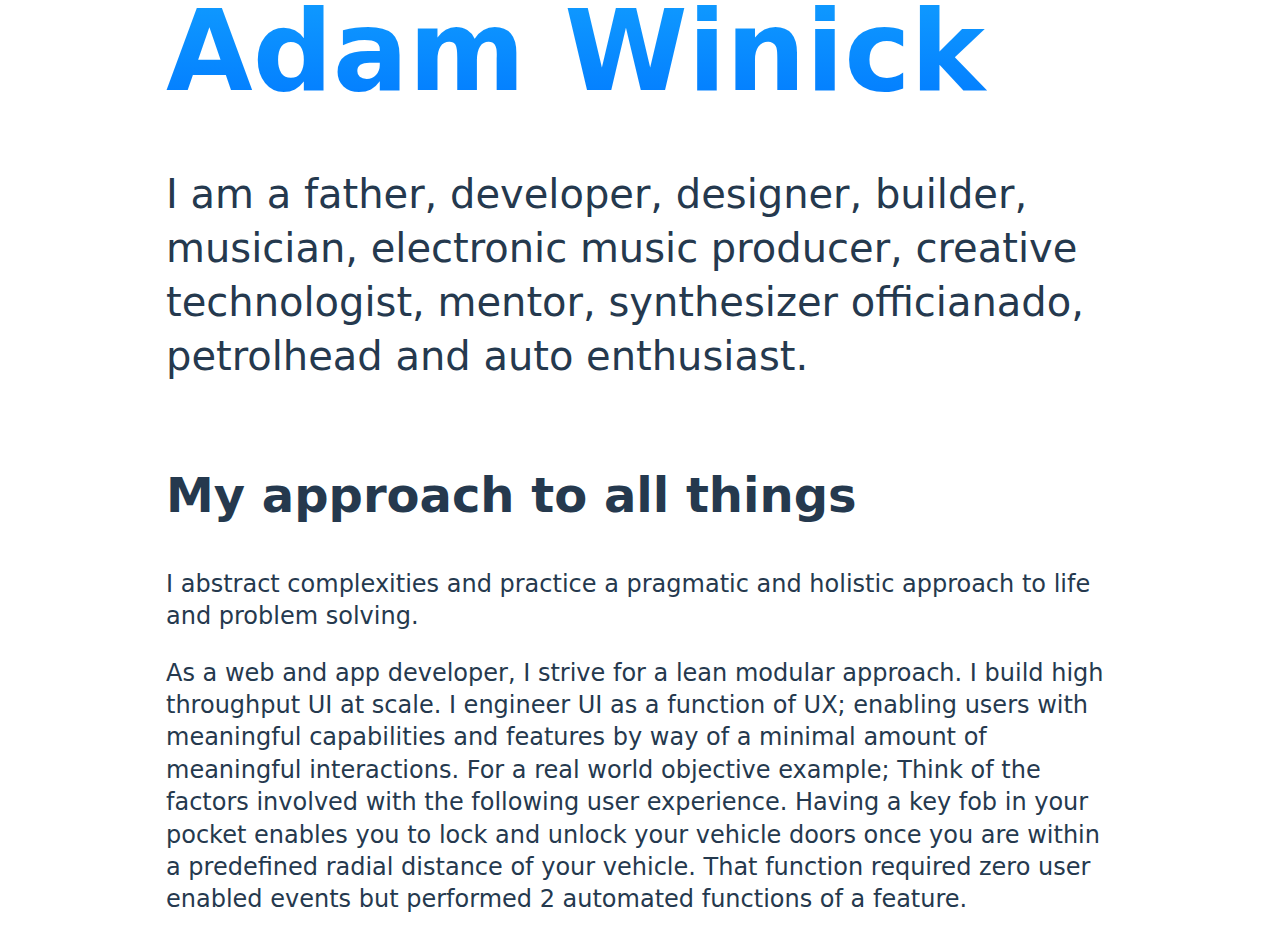
<file: index.html>
<!DOCTYPE html>
<html lang="en">
  <head>
    <meta charset="UTF-8" />
    <meta http-equiv="X-UA-Compatible" content="IE=edge" />
    <meta name="viewport" content="width=device-width, initial-scale=1.0" />
    <title>Adam Winick - Senior Developer, Electronic Music Producer</title>
    <link href="css/style.css" rel="stylesheet" />
  </head>

  <body>
    <div class="container">
      <header>
        <h1>Adam Winick</h1>
        <p class="intro">
          I am a father, developer, designer, builder, musician, electronic
          music producer, creative technologist, mentor, synthesizer
          officianado, petrolhead and auto enthusiast.
        </p>
      </header>
      <main>
        <h2>My approach to all things</h2>
        <p>
          I abstract complexities and practice a pragmatic and holistic approach
          to life and problem solving.
        </p>
        <p>
          As a web and app developer, I strive for a lean modular approach. I
          build high throughput UI at scale. I engineer UI as a function of UX;
          enabling users with meaningful capabilities and features by way of a
          minimal amount of meaningful interactions. For a real world objective
          example; Think of the factors involved with the following user
          experience. Having a key fob in your pocket enables you to lock and
          unlock your vehicle doors once you are within a predefined radial
          distance of your vehicle. That function required zero user enabled
          events but performed 2 automated functions of a feature.
        </p>
      </main>
    </div>
  </body>
</html>
</file>
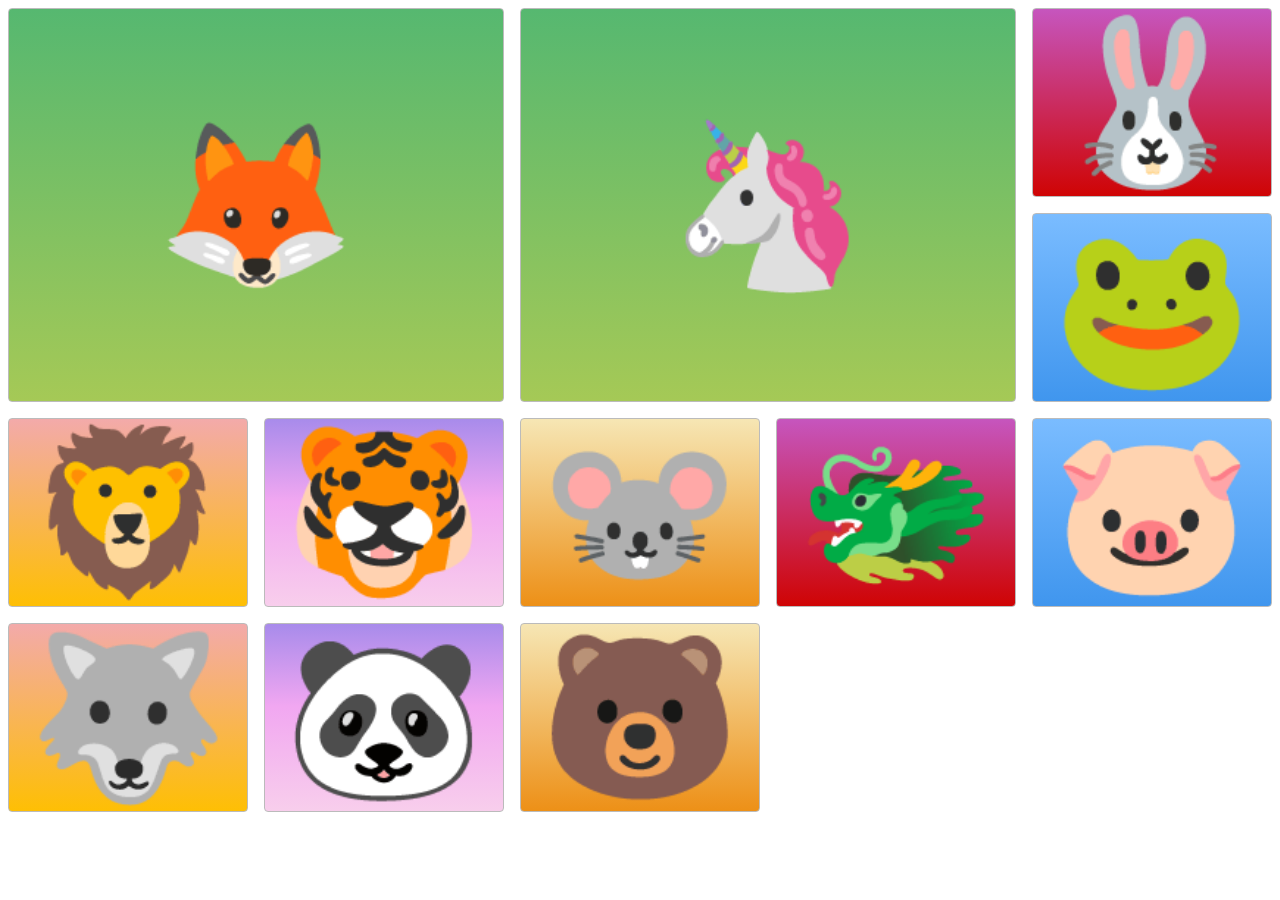
<file: backup/grid/index.html>
<!DOCTYPE html>
<html lang="en">
  <head>
    <title>Grid</title>
    <meta charset="UTF-8" />
    <meta name="viewport" content="width=device-width, initial-scale=1" />
    <link rel="stylesheet" type="text/css" href="./style.css" />
  </head>
  <body>
    <div class="container">
      <div class="zone green">🦊</div>
      <div class="zone red">🐰</div>
      <div class="zone blue">🐸</div>
      <div class="zone yellow">🦁</div>
      <div class="zone purple">🐯</div>
      <div class="zone brown">🐭</div>
      <div class="zone green">🦄</div>
      <div class="zone red">🐲</div>
      <div class="zone blue">🐷</div>
      <div class="zone yellow">🐺</div>
      <div class="zone purple">🐼</div>
      <div class="zone brown">🐻</div>
    </div>
  </body>
</html>
</file>
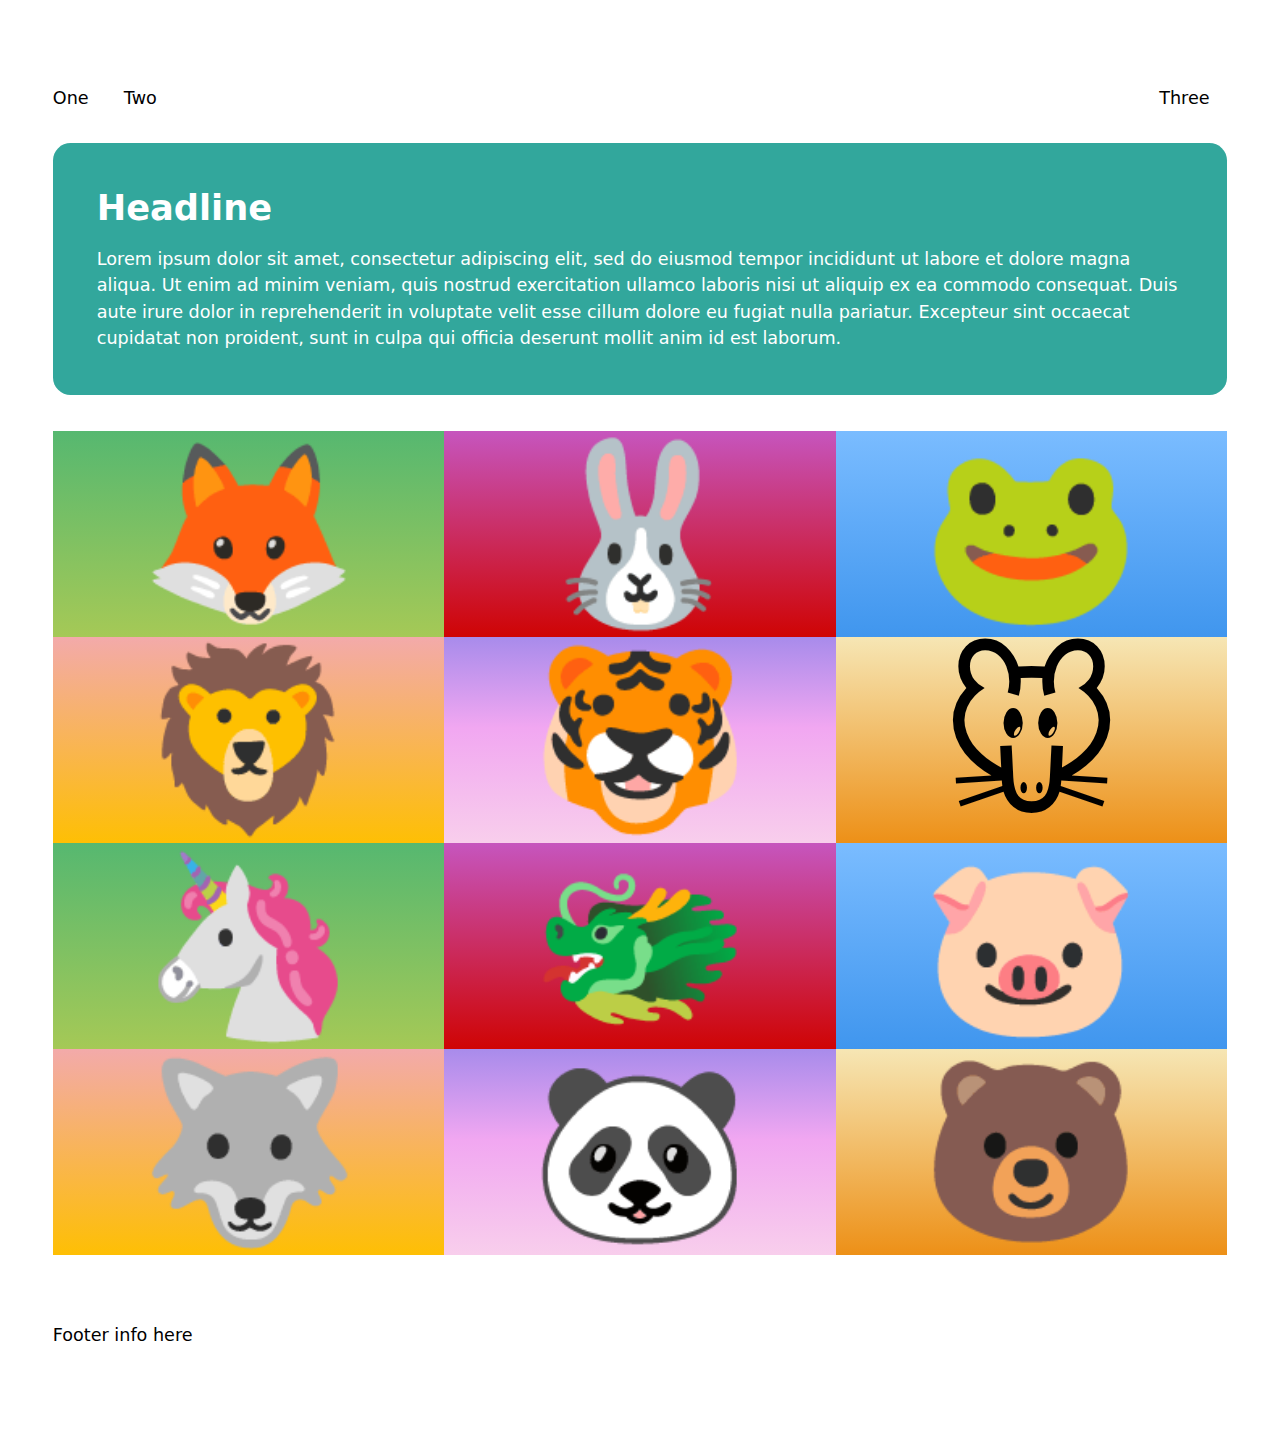
<file: backup/layout/index.html>
<!DOCTYPE html>
<html lang="en">
  <head>
    <title>Layout</title>
    <meta charset="UTF-8" />
    <meta name="viewport" content="width=device-width, initial-scale=1" />
    <link rel="stylesheet" type="text/css" href="./style.css" />
  </head>
  <body>
    <div class="container">
      <header>
        <nav>
          <ul>
            <li>One</li>
            <li>Two</li>
            <li class="push-left">Three</li>
          </ul>
        </nav>
      </header>
      <main>
        <section class="blarticle">
          <h1>Headline</h1>
          <p>
            Lorem ipsum dolor sit amet, consectetur adipiscing elit, sed do
            eiusmod tempor incididunt ut labore et dolore magna aliqua. Ut enim
            ad minim veniam, quis nostrud exercitation ullamco laboris nisi ut
            aliquip ex ea commodo consequat. Duis aute irure dolor in
            reprehenderit in voluptate velit esse cillum dolore eu fugiat nulla
            pariatur. Excepteur sint occaecat cupidatat non proident, sunt in
            culpa qui officia deserunt mollit anim id est laborum.
          </p>
        </section>
        <section class="grid-container">
          <div class="zone green">🦊</div>
          <div class="zone red">🐰</div>
          <div class="zone blue">🐸</div>
          <div class="zone yellow">🦁</div>
          <div class="zone purple">🐯</div>
          <div class="zone brown">🐭</div>
          <div class="zone green">🦄</div>
          <div class="zone red">🐲</div>
          <div class="zone blue">🐷</div>
          <div class="zone yellow">🐺</div>
          <div class="zone purple">🐼</div>
          <div class="zone brown">🐻</div>
        </section>
      </main>
      <footer>
        <span>Footer info here</span>
      </footer>
    </div>
  </body>
</html>
</file>
<file: css/style.css>
:root {
    font-family: system-ui, -apple-system, BlinkMacSystemFont, 'Segoe UI', Roboto, Oxygen, Ubuntu, Cantarell, 'Open Sans', 'Helvetica Neue', sans-serif;
    font-size: 100%;
    line-height: 1.35;
    color: #25394e;
}

header h1 {
    background: #0077FF;
    background: linear-gradient(to top, #0077FF 0%, #12A0FF 100%);
    -webkit-background-clip: text;
    background-clip: text;
    -webkit-text-fill-color: transparent;
    font-size: 2rem;
    margin: 0
}

header p {
    font-size: 1.25rem;
}

.container {
    margin: 1em;
}

main h2 {
    font-size: 1.15rem;
}

main p {
    font-size: 0.9rem;
}


@media screen and (min-width: 768px) {

    .container {
        width: 75%;
        margin: 0 auto;
        display: flex;
        flex-direction: column;
        justify-content: center;
        height: 100vh;
        max-width: 1600px;
    }

    header h1 {
        font-size: 4.5rem;
        margin-top: 0;
    }

    header p {
        font-size: 1.5rem;
    }

    main h2 {
        font-size: 2.5rem;
    }

    main p {
        font-size: 1.25rem;
    }
}

@media screen and (min-width: 1024px) {

    header h1 {
        font-size: 6rem;
    }

    header p {
        font-size: 2rem;
    }

    main h2 {
        font-size: 2.5rem;
    }

    main p {
        font-size: 1.35rem;
    }

}

@media screen and (min-width: 1280px) {

    header h1 {
        font-size: 7rem;
    }

    header p {
        font-size: 2.5rem;
    }

    main h2 {
        font-size: 3rem;
    }

    main p {
        font-size: 1.5rem;
    }

}
</file>
<file: backup/grid/style.css>
.zone {
    cursor:pointer;
    /* display:inline-block; */
    text-align: center;
    font-size:10em;
    border-radius:4px;
    border:1px solid #bbb;
    transition: all 0.3s linear;
    display: flex;
    align-items: center;
    justify-content: center;
}

.zone:hover {
    -webkit-box-shadow:rgba(0,0,0,0.8) 0px 5px 15px, inset rgba(0,0,0,0.15) 0px -10px 20px;
    -moz-box-shadow:rgba(0,0,0,0.8) 0px 5px 15px, inset rgba(0,0,0,0.15) 0px -10px 20px;
    -o-box-shadow:rgba(0,0,0,0.8) 0px 5px 15px, inset rgba(0,0,0,0.15) 0px -10px 20px;
    box-shadow:rgba(0,0,0,0.8) 0px 5px 15px, inset rgba(0,0,0,0.15) 0px -10px 20px;
}


/*https://paulund.co.uk/how-to-create-shiny-css-buttons*/
/***********************************************************************
 *  Green Background
 **********************************************************************/
.green {
    background: #56B870; /* Old browsers */
    background: -moz-linear-gradient(top, #56B870 0%, #a5c956 100%); /* FF3.6+ */
    background: -webkit-gradient(linear, left top, left bottom, color-stop(0%,#56B870), color-stop(100%,#a5c956)); /* Chrome,Safari4+ */
    background: -webkit-linear-gradient(top, #56B870 0%,#a5c956 100%); /* Chrome10+,Safari5.1+ */
    background: -o-linear-gradient(top, #56B870 0%,#a5c956 100%); /* Opera 11.10+ */
    background: -ms-linear-gradient(top, #56B870 0%,#a5c956 100%); /* IE10+ */
    background: linear-gradient(top, #56B870 0%,#a5c956 100%); /* W3C */
}

/***********************************************************************
 *  Red Background
 **********************************************************************/
.red{
    background: #C655BE; /* Old browsers */
    background: -moz-linear-gradient(top, #C655BE 0%, #cf0404 100%); /* FF3.6+ */
    background: -webkit-gradient(linear, left top, left bottom, color-stop(0%,#C655BE), color-stop(100%,#cf0404)); /* Chrome,Safari4+ */
    background: -webkit-linear-gradient(top, #C655BE 0%,#cf0404 100%); /* Chrome10+,Safari5.1+ */
    background: -o-linear-gradient(top, #C655BE 0%,#cf0404 100%); /* Opera 11.10+ */
    background: -ms-linear-gradient(top, #C655BE 0%,#cf0404 100%); /* IE10+ */
    background: linear-gradient(top, #C655BE 0%,#cf0404 100%); /* W3C */
}

/***********************************************************************
 *  Yellow Background
 **********************************************************************/
.yellow{
    background: #F3AAAA; /* Old browsers */
    background: -moz-linear-gradient(top, #F3AAAA 0%, #febf04 100%); /* FF3.6+ */
    background: -webkit-gradient(linear, left top, left bottom, color-stop(0%,#F3AAAA), color-stop(100%,#febf04)); /* Chrome,Safari4+ */
    background: -webkit-linear-gradient(top, #F3AAAA 0%,#febf04 100%); /* Chrome10+,Safari5.1+ */
    background: -o-linear-gradient(top, #F3AAAA 0%,#febf04 100%); /* Opera 11.10+ */
    background: -ms-linear-gradient(top, #F3AAAA 0%,#febf04 100%); /* IE10+ */
    background: linear-gradient(top, #F3AAAA 0%,#febf04 100%); /* W3C */
}

/***********************************************************************
 *  Blue Background
 **********************************************************************/
.blue{
    background: #7abcff; /* Old browsers */
    background: -moz-linear-gradient(top, #7abcff 0%, #60abf8 44%, #4096ee 100%); /* FF3.6+ */
    background: -webkit-gradient(linear, left top, left bottom, color-stop(0%,#7abcff), color-stop(44%,#60abf8), color-stop(100%,#4096ee)); /* Chrome,Safari4+ */
    background: -webkit-linear-gradient(top, #7abcff 0%,#60abf8 44%,#4096ee 100%); /* Chrome10+,Safari5.1+ */
    background: -o-linear-gradient(top, #7abcff 0%,#60abf8 44%,#4096ee 100%); /* Opera 11.10+ */
    background: -ms-linear-gradient(top, #7abcff 0%,#60abf8 44%,#4096ee 100%); /* IE10+ */
    background: linear-gradient(top, #7abcff 0%,#60abf8 44%,#4096ee 100%); /* W3C */
}

/***********************************************************************
 *  Purple Background
 **********************************************************************/
.purple {
    background: #A88BEB; /* Old browsers */
    background: -moz-linear-gradient(top, #A88BEB 0%, #F1A7F1 44%, #F8CEEC 100%); /* FF3.6+ */
    background: -webkit-gradient(linear, left top, left bottom, color-stop(0%,#A88BEB), color-stop(44%,#F1A7F1), color-stop(100%,#F8CEEC)); /* Chrome,Safari4+ */
    background: -webkit-linear-gradient(top, #A88BEB 0%,#F1A7F1 44%,#F8CEEC 100%); /* Chrome10+,Safari5.1+ */
    background: -o-linear-gradient(top, #A88BEB 0%,#F1A7F1 44%,#F8CEEC 100%); /* Opera 11.10+ */
    background: -ms-linear-gradient(top, #A88BEB 0%,#F1A7F1 44%,#F8CEEC 100%); /* IE10+ */
    background: linear-gradient(top, #A88BEB 0%,#F1A7F1 44%,#F8CEEC 100%); /* W3C */
}

/***********************************************************************
 *  Brown Background
 **********************************************************************/
.brown {
    background: #f6e6b4; /* Old browsers */
    background: -moz-linear-gradient(top, #f6e6b4 0%, #ed9017 100%); /* FF3.6+ */
    background: -webkit-gradient(linear, left top, left bottom, color-stop(0%,#f6e6b4), color-stop(100%,#ed9017)); /* Chrome,Safari4+ */
    background: -webkit-linear-gradient(top, #f6e6b4 0%,#ed9017 100%); /* Chrome10+,Safari5.1+ */
    background: -o-linear-gradient(top, #f6e6b4 0%,#ed9017 100%); /* Opera 11.10+ */
    background: -ms-linear-gradient(top, #f6e6b4 0%,#ed9017 100%); /* IE10+ */
    background: linear-gradient(top, #f6e6b4 0%,#ed9017 100%); /* W3C */
    filter: progid:DXImageTransform.Microsoft.gradient( startColorstr='#f6e6b4', endColorstr='#ed9017',GradientType=0 ); /* IE6-9 */
}

.container {
    display: grid;
    gap: 1em;
    grid-template-columns: repeat(auto-fill, minmax(200px, 1fr));
    grid-template-rows: 1fr;
}

.green {
    grid-column: span 2;
    grid-row: 1/3;
}

@media (max-width: 767.98px){
    .container {
        grid-template-columns: 1fr 2fr;
    }
}
</file>
<file: backup/layout/style.css>
:root {
    font-size: 1.1em;
    font-family: system-ui, -apple-system, BlinkMacSystemFont, 'Segoe UI', Roboto, Oxygen, Ubuntu, Cantarell, 'Open Sans', 'Helvetica Neue', sans-serif;
}

body {
    margin: 3rem;
}

header {
    width: 100%;
    padding-top: 0;
}

nav ul {
    display: flex;
    list-style: none;
    margin-block: 0;
    padding-inline: 0;
    justify-content: flex-start;
}

nav > ul li {
    margin: 0 1em;
}

nav > ul li:nth-of-type(1) {
    margin-left: 0;
}

.push-left {
    margin-left: auto;
}

header,
footer,
section {
    padding: 2rem 0;
}

.grid-container {
    display: grid;
    grid-template-columns: repeat(auto-fill, minmax(350px, 2fr));

}

.zone {
    cursor: pointer;
    /* display:inline-block; */
    text-align: center;
    font-size: 10em;
    transition: all 0.3s linear;
    display: flex;
    align-items: center;
    justify-content: center;
}

.zone:hover {
    /* -webkit-box-shadow: rgba(0, 0, 0, 0.8) 0px 0x 15px, inset rgba(0, 0, 0, 0.15) 0px -10px 20px;
    -moz-box-shadow: rgba(0, 0, 0, 0.8) 0px 0px 15px, inset rgba(0, 0, 0, 0.15) 0px -10px 20px;
    -o-box-shadow: rgba(0, 0, 0, 0.8) 0px 0px 15px, inset rgba(0, 0, 0, 0.15) 0px -10px 20px; */
    box-shadow: rgba(0, 0, 0, 0.3) 0px 0px 15px 0px, inset rgba(0, 0, 0, 0.15) 0px -10px 20px;
}

/*https://paulund.co.uk/how-to-create-shiny-css-buttons*/
/***********************************************************************
 *  Green Background
 **********************************************************************/
 .green {
    background: #56B870; /* Old browsers */
    background: -moz-linear-gradient(top, #56B870 0%, #a5c956 100%); /* FF3.6+ */
    background: -webkit-gradient(linear, left top, left bottom, color-stop(0%,#56B870), color-stop(100%,#a5c956)); /* Chrome,Safari4+ */
    background: -webkit-linear-gradient(top, #56B870 0%,#a5c956 100%); /* Chrome10+,Safari5.1+ */
    background: -o-linear-gradient(top, #56B870 0%,#a5c956 100%); /* Opera 11.10+ */
    background: -ms-linear-gradient(top, #56B870 0%,#a5c956 100%); /* IE10+ */
    background: linear-gradient(top, #374b5d 0%,#162635 100%); /* W3C */
}

/***********************************************************************
 *  Red Background
 **********************************************************************/
.red{
    background: #C655BE; /* Old browsers */
    background: -moz-linear-gradient(top, #C655BE 0%, #cf0404 100%); /* FF3.6+ */
    background: -webkit-gradient(linear, left top, left bottom, color-stop(0%,#C655BE), color-stop(100%,#cf0404)); /* Chrome,Safari4+ */
    background: -webkit-linear-gradient(top, #C655BE 0%,#cf0404 100%); /* Chrome10+,Safari5.1+ */
    background: -o-linear-gradient(top, #C655BE 0%,#cf0404 100%); /* Opera 11.10+ */
    background: -ms-linear-gradient(top, #C655BE 0%,#cf0404 100%); /* IE10+ */
    background: linear-gradient(top, #374b5d 0%,#162635 100%); /* W3C */
}

/***********************************************************************
 *  Yellow Background
 **********************************************************************/
.yellow{
    background: #F3AAAA; /* Old browsers */
    background: -moz-linear-gradient(top, #F3AAAA 0%, #febf04 100%); /* FF3.6+ */
    background: -webkit-gradient(linear, left top, left bottom, color-stop(0%,#F3AAAA), color-stop(100%,#febf04)); /* Chrome,Safari4+ */
    background: -webkit-linear-gradient(top, #F3AAAA 0%,#febf04 100%); /* Chrome10+,Safari5.1+ */
    background: -o-linear-gradient(top, #F3AAAA 0%,#febf04 100%); /* Opera 11.10+ */
    background: -ms-linear-gradient(top, #F3AAAA 0%,#febf04 100%); /* IE10+ */
    background: linear-gradient(top, #374b5d 0%,#162635 100%); /* W3C */
}

/***********************************************************************
 *  Blue Background
 **********************************************************************/
.blue{
    background: #7abcff; /* Old browsers */
    background: -moz-linear-gradient(top, #7abcff 0%, #60abf8 44%, #4096ee 100%); /* FF3.6+ */
    background: -webkit-gradient(linear, left top, left bottom, color-stop(0%,#7abcff), color-stop(44%,#60abf8), color-stop(100%,#4096ee)); /* Chrome,Safari4+ */
    background: -webkit-linear-gradient(top, #7abcff 0%,#60abf8 44%,#4096ee 100%); /* Chrome10+,Safari5.1+ */
    background: -o-linear-gradient(top, #7abcff 0%,#60abf8 44%,#4096ee 100%); /* Opera 11.10+ */
    background: -ms-linear-gradient(top, #7abcff 0%,#60abf8 44%,#4096ee 100%); /* IE10+ */
    background: linear-gradient(top, #374b5d 0%,#162635 100%); /* W3C */
}

/***********************************************************************
 *  Purple Background
 **********************************************************************/
.purple {
    background: #A88BEB; /* Old browsers */
    background: -moz-linear-gradient(top, #A88BEB 0%, #F1A7F1 44%, #F8CEEC 100%); /* FF3.6+ */
    background: -webkit-gradient(linear, left top, left bottom, color-stop(0%,#A88BEB), color-stop(44%,#F1A7F1), color-stop(100%,#F8CEEC)); /* Chrome,Safari4+ */
    background: -webkit-linear-gradient(top, #A88BEB 0%,#F1A7F1 44%,#F8CEEC 100%); /* Chrome10+,Safari5.1+ */
    background: -o-linear-gradient(top, #A88BEB 0%,#F1A7F1 44%,#F8CEEC 100%); /* Opera 11.10+ */
    background: -ms-linear-gradient(top, #A88BEB 0%,#F1A7F1 44%,#F8CEEC 100%); /* IE10+ */
    background: linear-gradient(top, #374b5d 0%,#162635 100%); /* W3C */
}

/***********************************************************************
 *  Brown Background
 **********************************************************************/
.brown {
    background: #f6e6b4; /* Old browsers */
    background: -moz-linear-gradient(top, #f6e6b4 0%, #ed9017 100%); /* FF3.6+ */
    background: -webkit-gradient(linear, left top, left bottom, color-stop(0%,#f6e6b4), color-stop(100%,#ed9017)); /* Chrome,Safari4+ */
    background: -webkit-linear-gradient(top, #f6e6b4 0%,#ed9017 100%); /* Chrome10+,Safari5.1+ */
    background: -o-linear-gradient(top, #f6e6b4 0%,#ed9017 100%); /* Opera 11.10+ */
    background: -ms-linear-gradient(top, #f6e6b4 0%,#ed9017 100%); /* IE10+ */
    background: linear-gradient(top, #374b5d 0%,#162635 100%);; /* W3C */
    filter: progid:DXImageTransform.Microsoft.gradient( startColorstr='#f6e6b4', endColorstr='#ed9017',GradientType=0 ); /* IE6-9 */
}

section.blarticle {
    display: flex;
    flex-direction: column;
    align-items: flex-start;
    justify-content: flex-start;
    background-color: rgb(50 167 156);
    color: white;
    padding: 2.5em;
    border-radius: 1rem;
}

.blarticle > h1 {
    margin: 0;
}

.blarticle > p {
    line-height:1.5;
    margin: 1rem 0 0 0;
}

@media screen and (max-device-width: 1200px) {
    :root {
        font-size: 0.85rem;
    }
  }

@media screen and (max-device-width: 700px) {
    :root {
        font-size: 0.75rem;
    }

    .grid-container {
        display: grid;
        grid-template-columns: repeat(auto-fill, minmax(100%, 2fr));
    
    }
    
  }
</file>
